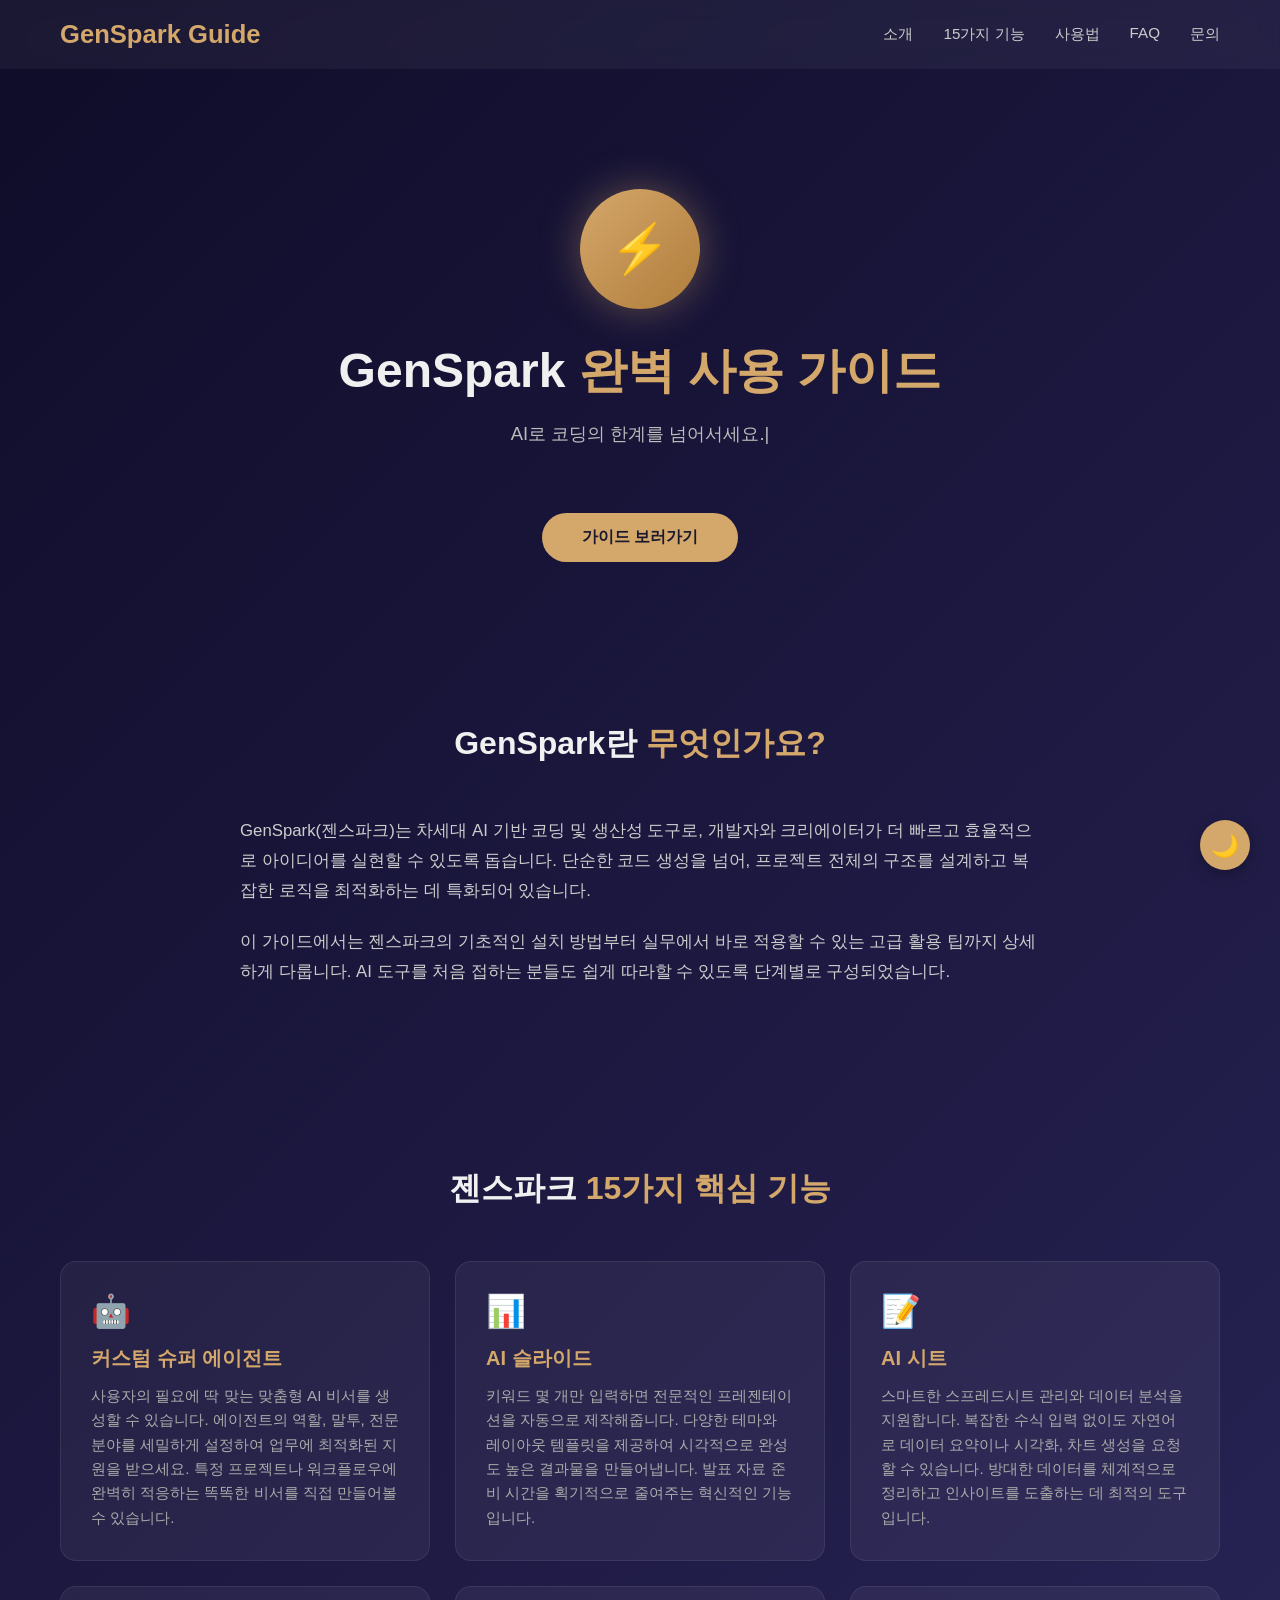
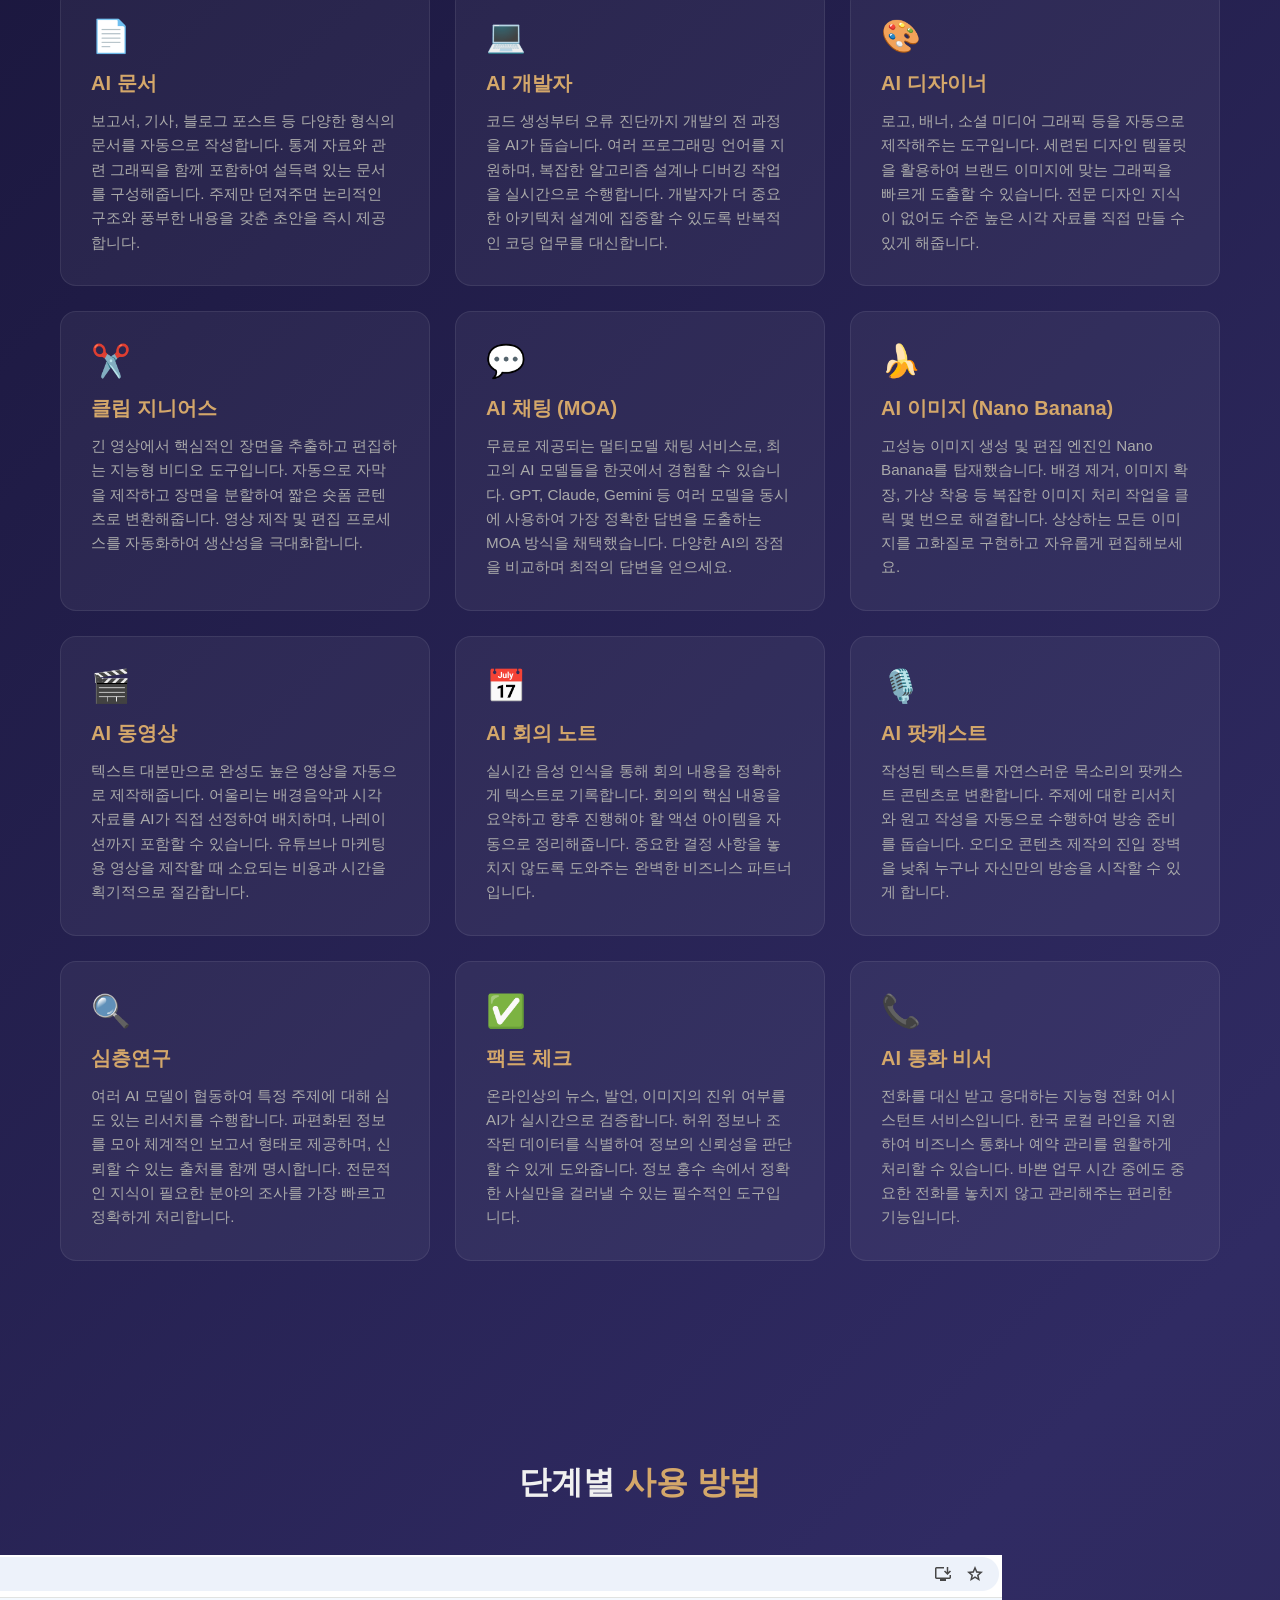
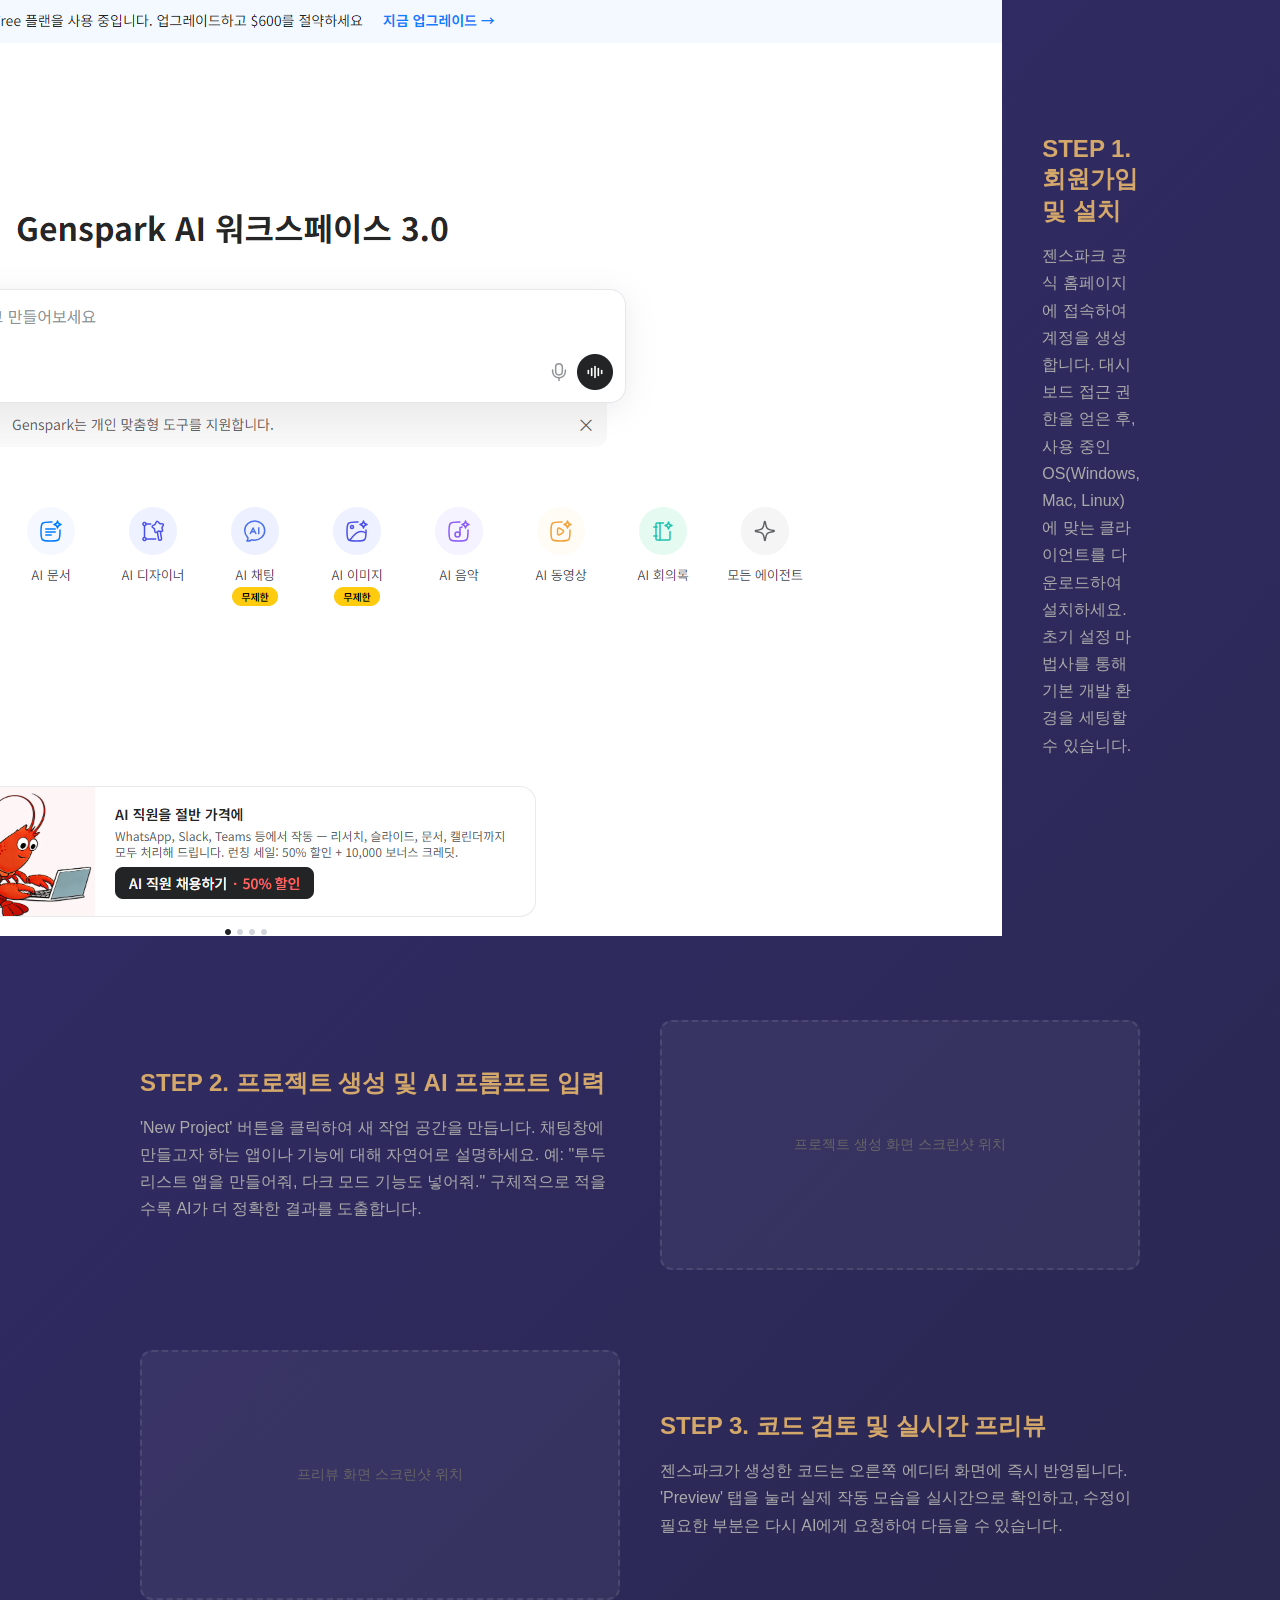
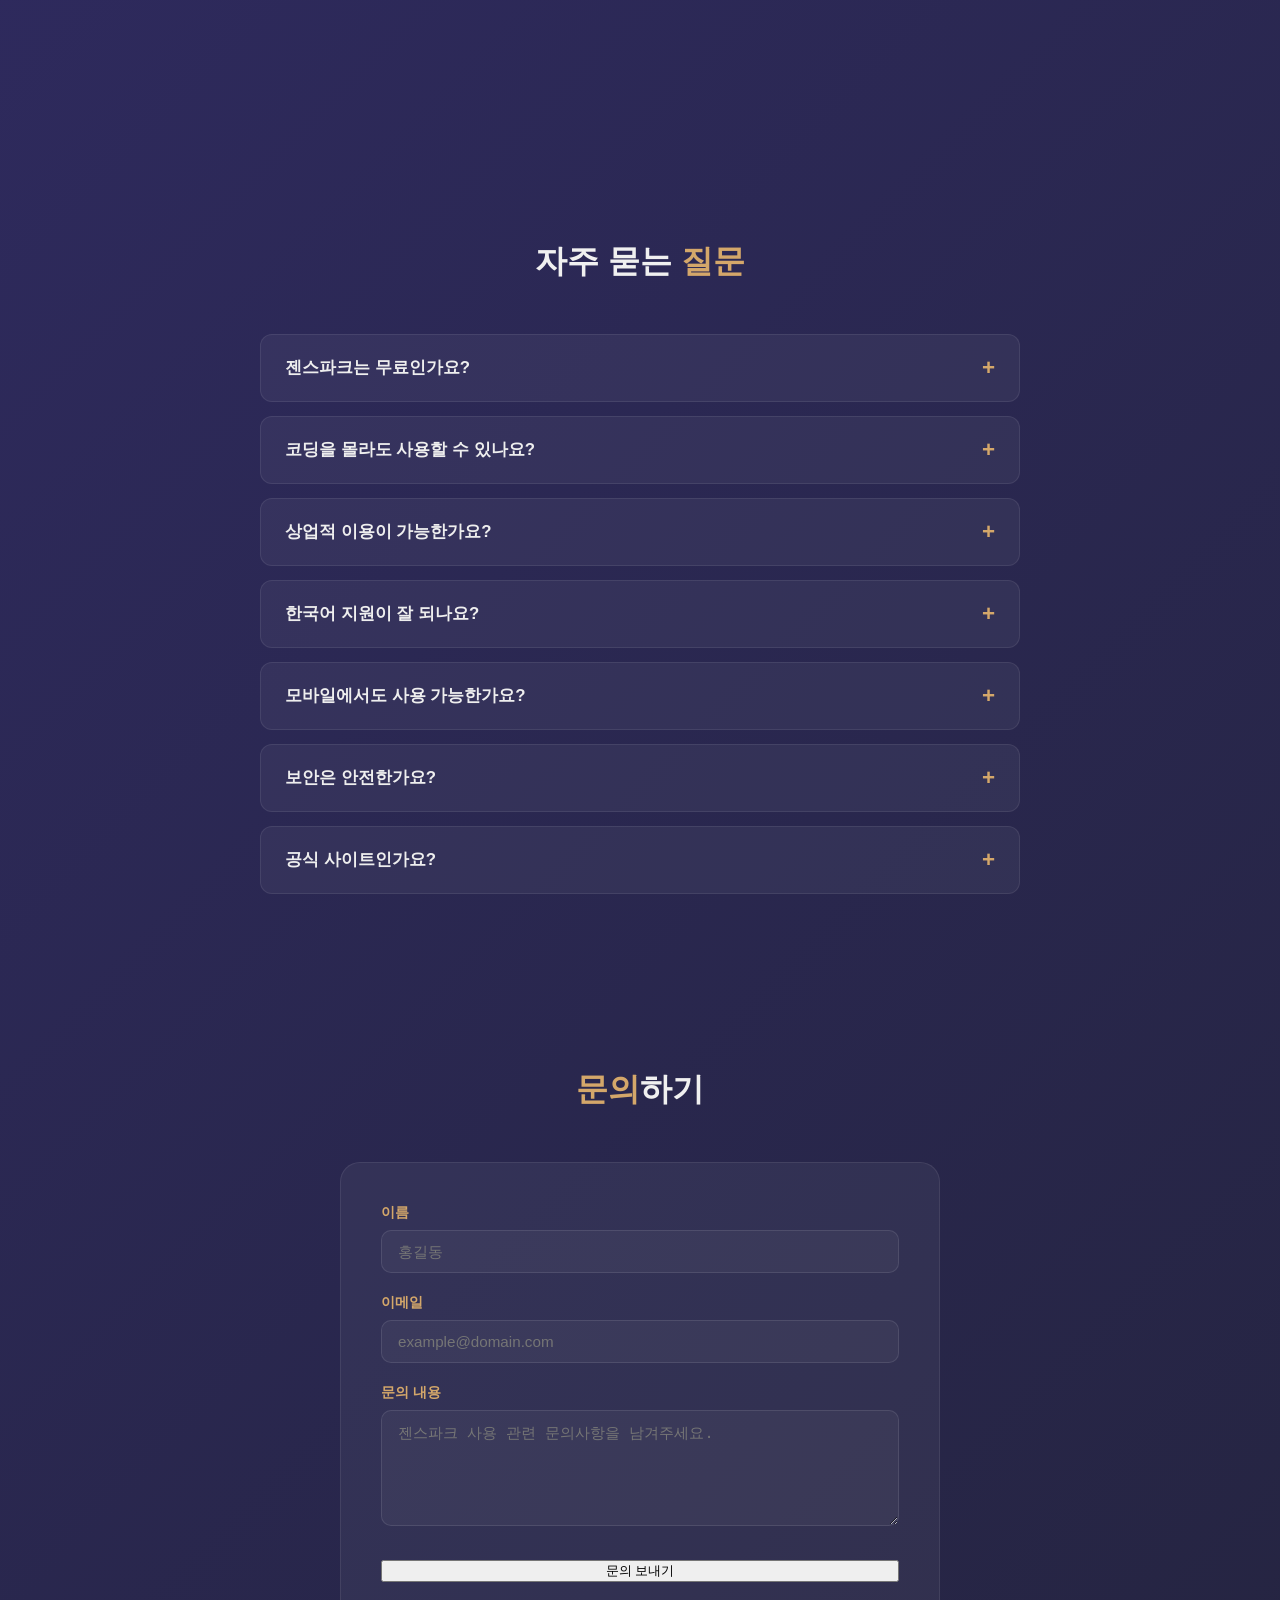
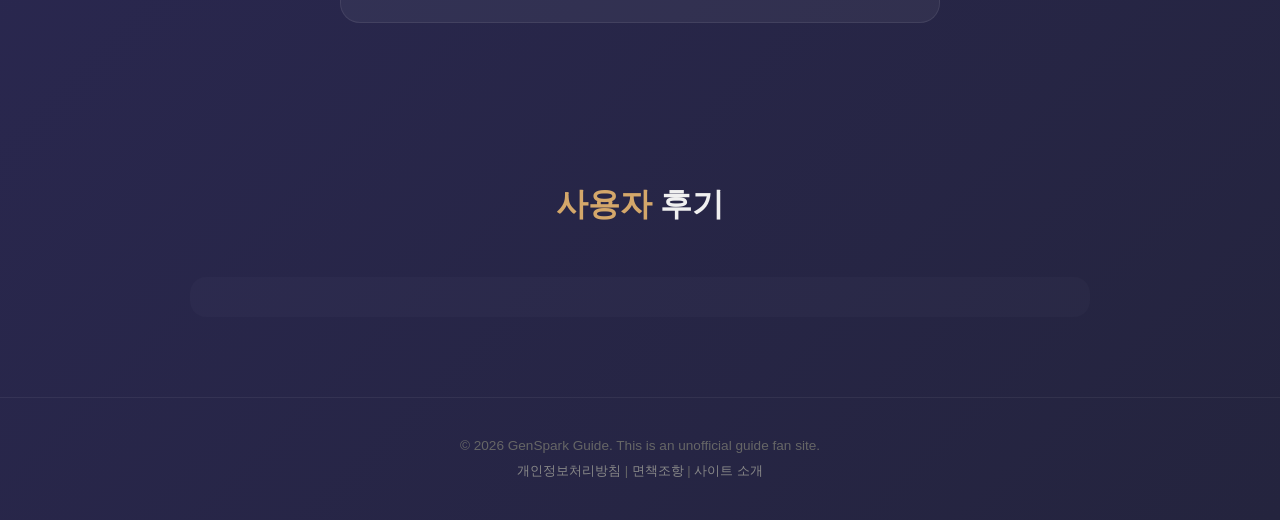
<file: index.html>
<!DOCTYPE html>
<html lang="ko">
<head>
    <meta charset="UTF-8">
    <meta name="viewport" content="width=device-width, initial-scale=1.0">
    <meta name="google-site-verification" content="H6uBKla8Kfr_dGprYg4VLeL7IQds27chK4V5uRdb74I" />
    <meta name="description" content="GenSpark 사용법 완벽 가이드. 설치부터 15가지 핵심 기능 활용까지, 젠스파크를 100% 활용하는 방법을 알아보세요.">
    <title>GenSpark 가이드 - 젠스파크 사용법의 모든 것</title>
    <link rel="stylesheet" href="style.css">
    <script async src="https://pagead2.googlesyndication.com/pagead/js/adsbygoogle.js?client=ca-pub-8514810342316349"
     crossorigin="anonymous"></script>
</head>
<body>

<!-- 네비게이션 -->
<nav id="navbar">
    <div class="logo" onclick="scrollToTop()">GenSpark Guide</div>
    <button class="hamburger" id="hamburger" aria-label="메뉴 열기">
        <span></span><span></span><span></span>
    </button>
    <ul id="navMenu">
        <li><a href="#intro" class="nav-link">소개</a></li>
        <li><a href="#features-15" class="nav-link">15가지 기능</a></li>
        <li><a href="#guide" class="nav-link">사용법</a></li>
        <li><a href="#faq" class="nav-link">FAQ</a></li>
        <li><a href="#contact" class="nav-link">문의</a></li>
    </ul>
</nav>

<!-- 히어로 -->
<section class="hero" id="hero">
    <div class="hero-icon">⚡</div>
    <h1>GenSpark <span>완벽 사용 가이드</span></h1>
    <div class="typing-text" id="typingText"></div>
    <a class="btn" href="#guide">가이드 보러가기</a>
</section>

<!-- 소개 -->
<section id="intro">
    <div class="fade-in">
        <h2 class="section-title">GenSpark란 <span>무엇인가요?</span></h2>
        <div class="content-block">
            <p>
                GenSpark(젠스파크)는 차세대 AI 기반 코딩 및 생산성 도구로, 개발자와 크리에이터가 더 빠르고 효율적으로 아이디어를 실현할 수 있도록 돕습니다. 
                단순한 코드 생성을 넘어, 프로젝트 전체의 구조를 설계하고 복잡한 로직을 최적화하는 데 특화되어 있습니다.
            </p>
            <p>
                이 가이드에서는 젠스파크의 기초적인 설치 방법부터 실무에서 바로 적용할 수 있는 고급 활용 팁까지 상세하게 다룹니다. 
                AI 도구를 처음 접하는 분들도 쉽게 따라할 수 있도록 단계별로 구성되었습니다.
            </p>
        </div>
    </div>
</section>

<!-- 15가지 핵심 기능 (카드 레이아웃) -->
<section id="features-15">
    <h2 class="section-title fade-in">젠스파크 <span>15가지 핵심 기능</span></h2>
    <div class="features-grid">
        <!-- 1 -->
        <div class="card fade-in">
            <div class="icon">🤖</div>
            <h3>커스텀 슈퍼 에이전트</h3>
            <p>사용자의 필요에 딱 맞는 맞춤형 AI 비서를 생성할 수 있습니다. 에이전트의 역할, 말투, 전문 분야를 세밀하게 설정하여 업무에 최적화된 지원을 받으세요. 특정 프로젝트나 워크플로우에 완벽히 적응하는 똑똑한 비서를 직접 만들어볼 수 있습니다.</p>
        </div>
        <!-- 2 -->
        <div class="card fade-in">
            <div class="icon">📊</div>
            <h3>AI 슬라이드</h3>
            <p>키워드 몇 개만 입력하면 전문적인 프레젠테이션을 자동으로 제작해줍니다. 다양한 테마와 레이아웃 템플릿을 제공하여 시각적으로 완성도 높은 결과물을 만들어냅니다. 발표 자료 준비 시간을 획기적으로 줄여주는 혁신적인 기능입니다.</p>
        </div>
        <!-- 3 -->
        <div class="card fade-in">
            <div class="icon">📝</div>
            <h3>AI 시트</h3>
            <p>스마트한 스프레드시트 관리와 데이터 분석을 지원합니다. 복잡한 수식 입력 없이도 자연어로 데이터 요약이나 시각화, 차트 생성을 요청할 수 있습니다. 방대한 데이터를 체계적으로 정리하고 인사이트를 도출하는 데 최적의 도구입니다.</p>
        </div>
        <!-- 4 -->
        <div class="card fade-in">
            <div class="icon">📄</div>
            <h3>AI 문서</h3>
            <p>보고서, 기사, 블로그 포스트 등 다양한 형식의 문서를 자동으로 작성합니다. 통계 자료와 관련 그래픽을 함께 포함하여 설득력 있는 문서를 구성해줍니다. 주제만 던져주면 논리적인 구조와 풍부한 내용을 갖춘 초안을 즉시 제공합니다.</p>
        </div>
        <!-- 5 -->
        <div class="card fade-in">
            <div class="icon">💻</div>
            <h3>AI 개발자</h3>
            <p>코드 생성부터 오류 진단까지 개발의 전 과정을 AI가 돕습니다. 여러 프로그래밍 언어를 지원하며, 복잡한 알고리즘 설계나 디버깅 작업을 실시간으로 수행합니다. 개발자가 더 중요한 아키텍처 설계에 집중할 수 있도록 반복적인 코딩 업무를 대신합니다.</p>
        </div>
        <!-- 6 -->
        <div class="card fade-in">
            <div class="icon">🎨</div>
            <h3>AI 디자이너</h3>
            <p>로고, 배너, 소셜 미디어 그래픽 등을 자동으로 제작해주는 도구입니다. 세련된 디자인 템플릿을 활용하여 브랜드 이미지에 맞는 그래픽을 빠르게 도출할 수 있습니다. 전문 디자인 지식이 없어도 수준 높은 시각 자료를 직접 만들 수 있게 해줍니다.</p>
        </div>
        <!-- 7 -->
        <div class="card fade-in">
            <div class="icon">✂️</div>
            <h3>클립 지니어스</h3>
            <p>긴 영상에서 핵심적인 장면을 추출하고 편집하는 지능형 비디오 도구입니다. 자동으로 자막을 제작하고 장면을 분할하여 짧은 숏폼 콘텐츠로 변환해줍니다. 영상 제작 및 편집 프로세스를 자동화하여 생산성을 극대화합니다.</p>
        </div>
        <!-- 8 -->
        <div class="card fade-in">
            <div class="icon">💬</div>
            <h3>AI 채팅 (MOA)</h3>
            <p>무료로 제공되는 멀티모델 채팅 서비스로, 최고의 AI 모델들을 한곳에서 경험할 수 있습니다. GPT, Claude, Gemini 등 여러 모델을 동시에 사용하여 가장 정확한 답변을 도출하는 MOA 방식을 채택했습니다. 다양한 AI의 장점을 비교하며 최적의 답변을 얻으세요.</p>
        </div>
        <!-- 9 -->
        <div class="card fade-in">
            <div class="icon">🍌</div>
            <h3>AI 이미지 (Nano Banana)</h3>
            <p>고성능 이미지 생성 및 편집 엔진인 Nano Banana를 탑재했습니다. 배경 제거, 이미지 확장, 가상 착용 등 복잡한 이미지 처리 작업을 클릭 몇 번으로 해결합니다. 상상하는 모든 이미지를 고화질로 구현하고 자유롭게 편집해보세요.</p>
        </div>
        <!-- 10 -->
        <div class="card fade-in">
            <div class="icon">🎬</div>
            <h3>AI 동영상</h3>
            <p>텍스트 대본만으로 완성도 높은 영상을 자동으로 제작해줍니다. 어울리는 배경음악과 시각 자료를 AI가 직접 선정하여 배치하며, 나레이션까지 포함할 수 있습니다. 유튜브나 마케팅용 영상을 제작할 때 소요되는 비용과 시간을 획기적으로 절감합니다.</p>
        </div>
        <!-- 11 -->
        <div class="card fade-in">
            <div class="icon">📅</div>
            <h3>AI 회의 노트</h3>
            <p>실시간 음성 인식을 통해 회의 내용을 정확하게 텍스트로 기록합니다. 회의의 핵심 내용을 요약하고 향후 진행해야 할 액션 아이템을 자동으로 정리해줍니다. 중요한 결정 사항을 놓치지 않도록 도와주는 완벽한 비즈니스 파트너입니다.</p>
        </div>
        <!-- 12 -->
        <div class="card fade-in">
            <div class="icon">🎙️</div>
            <h3>AI 팟캐스트</h3>
            <p>작성된 텍스트를 자연스러운 목소리의 팟캐스트 콘텐츠로 변환합니다. 주제에 대한 리서치와 원고 작성을 자동으로 수행하여 방송 준비를 돕습니다. 오디오 콘텐츠 제작의 진입 장벽을 낮춰 누구나 자신만의 방송을 시작할 수 있게 합니다.</p>
        </div>
        <!-- 13 -->
        <div class="card fade-in">
            <div class="icon">🔍</div>
            <h3>심층연구</h3>
            <p>여러 AI 모델이 협동하여 특정 주제에 대해 심도 있는 리서치를 수행합니다. 파편화된 정보를 모아 체계적인 보고서 형태로 제공하며, 신뢰할 수 있는 출처를 함께 명시합니다. 전문적인 지식이 필요한 분야의 조사를 가장 빠르고 정확하게 처리합니다.</p>
        </div>
        <!-- 14 -->
        <div class="card fade-in">
            <div class="icon">✅</div>
            <h3>팩트 체크</h3>
            <p>온라인상의 뉴스, 발언, 이미지의 진위 여부를 AI가 실시간으로 검증합니다. 허위 정보나 조작된 데이터를 식별하여 정보의 신뢰성을 판단할 수 있게 도와줍니다. 정보 홍수 속에서 정확한 사실만을 걸러낼 수 있는 필수적인 도구입니다.</p>
        </div>
        <!-- 15 -->
        <div class="card fade-in">
            <div class="icon">📞</div>
            <h3>AI 통화 비서</h3>
            <p>전화를 대신 받고 응대하는 지능형 전화 어시스턴트 서비스입니다. 한국 로컬 라인을 지원하여 비즈니스 통화나 예약 관리를 원활하게 처리할 수 있습니다. 바쁜 업무 시간 중에도 중요한 전화를 놓치지 않고 관리해주는 편리한 기능입니다.</p>
        </div>
    </div>
</section>

<!-- 사용법 가이드 -->
<section id="guide">
    <h2 class="section-title fade-in">단계별 <span>사용 방법</span></h2>
    
    <div class="guide-step fade-in">
        <div class="step-text">
            <h3>STEP 1. 회원가입 및 설치</h3>
            <p>
                젠스파크 공식 홈페이지에 접속하여 계정을 생성합니다. 대시보드 접근 권한을 얻은 후, 
                사용 중인 OS(Windows, Mac, Linux)에 맞는 클라이언트를 다운로드하여 설치하세요.
                초기 설정 마법사를 통해 기본 개발 환경을 세팅할 수 있습니다.
            </p>
        </div>
        <div class="step-image">
            <img src="images/설치1.png" alt="젠스파크 설치" class="guide-img">
        </div>
    </div>

    <div class="guide-step fade-in">
        <div class="step-text">
            <h3>STEP 2. 프로젝트 생성 및 AI 프롬프트 입력</h3>
            <p>
                'New Project' 버튼을 클릭하여 새 작업 공간을 만듭니다. 채팅창에 만들고자 하는 앱이나 기능에 대해 
                자연어로 설명하세요. 예: "투두 리스트 앱을 만들어줘, 다크 모드 기능도 넣어줘."
                구체적으로 적을수록 AI가 더 정확한 결과를 도출합니다.
            </p>
        </div>
        <div class="step-image">
            <div class="placeholder-img">프로젝트 생성 화면 스크린샷 위치</div>
        </div>
    </div>

    <div class="guide-step fade-in">
        <div class="step-text">
            <h3>STEP 3. 코드 검토 및 실시간 프리뷰</h3>
            <p>
                젠스파크가 생성한 코드는 오른쪽 에디터 화면에 즉시 반영됩니다. 
                'Preview' 탭을 눌러 실제 작동 모습을 실시간으로 확인하고, 수정이 필요한 부분은 
                다시 AI에게 요청하여 다듬을 수 있습니다.
            </p>
        </div>
        <div class="step-image">
            <div class="placeholder-img">프리뷰 화면 스크린샷 위치</div>
        </div>
    </div>
</section>

<!-- FAQ (7개로 보강) -->
<section id="faq">
    <h2 class="section-title fade-in">자주 묻는 <span>질문</span></h2>
    <div class="faq fade-in">
        <div class="faq-item">
            <div class="faq-question"><span>젠스파크는 무료인가요?</span><span class="arrow">+</span></div>
            <div class="faq-answer">기본적인 기능은 무료로 제공되며, 고급 기능과 더 빠른 처리를 위한 유료 플랜이 별도로 존재합니다.</div>
        </div>
        <div class="faq-item">
            <div class="faq-question"><span>코딩을 몰라도 사용할 수 있나요?</span><span class="arrow">+</span></div>
            <div class="faq-answer">네, 가능합니다. 자연어로 명령을 내리면 AI가 코드를 작성해주므로 비전공자도 앱을 만들 수 있습니다.</div>
        </div>
        <div class="faq-item">
            <div class="faq-question"><span>상업적 이용이 가능한가요?</span><span class="arrow">+</span></div>
            <div class="faq-answer">생성된 결과물의 저작권 정책은 사용 중인 플랜에 따라 다를 수 있으므로 약관을 확인해야 합니다.</div>
        </div>
        <div class="faq-item">
            <div class="faq-question"><span>한국어 지원이 잘 되나요?</span><span class="arrow">+</span></div>
            <div class="faq-answer">네, 젠스파크는 한국어를 완벽하게 지원하며 한국 로컬 서비스(통화 비서 등) 기능도 제공하고 있습니다.</div>
        </div>
        <div class="faq-item">
            <div class="faq-question"><span>모바일에서도 사용 가능한가요?</span><span class="arrow">+</span></div>
            <div class="faq-answer">웹 기반 서비스이므로 모바일 브라우저에서도 접속하여 채팅 및 일부 기능을 이용할 수 있습니다.</div>
        </div>
        <div class="faq-item">
            <div class="faq-question"><span>보안은 안전한가요?</span><span class="arrow">+</span></div>
            <div class="faq-answer">기업용 플랜의 경우 강력한 데이터 보안 및 프라이버시 보호 기능을 제공하여 안전하게 이용 가능합니다.</div>
        </div>
        <div class="faq-item">
            <div class="faq-question"><span>공식 사이트인가요?</span><span class="arrow">+</span></div>
            <div class="faq-answer">아니요, 본 사이트는 젠스파크 사용자를 위한 비공식 팬 가이드 사이트입니다.</div>
        </div>
    </div>
</section>

<!-- 제휴/문의 폼 -->
<section id="contact">
    <div class="fade-in">
        <h2 class="section-title"><span>문의</span>하기</h2>
        <div class="contact-wrap">
            <form action="https://formspree.io/f/mvzwypvo" method="POST" id="contactForm">
                <div class="form-group">
                    <label for="name">이름</label>
                    <input type="text" name="name" id="name" placeholder="홍길동" required>
                </div>
                <div class="form-group">
                    <label for="email">이메일</label>
                    <input type="email" name="_replyto" id="email" placeholder="example@domain.com" required>
                </div>
                <div class="form-group">
                    <label for="message">문의 내용</label>
                    <textarea name="message" id="message" rows="5" placeholder="젠스파크 사용 관련 문의사항을 남겨주세요." required></textarea>
                </div>
                <button type="submit" class="btn submit-btn">문의 보내기</button>
            </form>
        </div>
    </div>
</section>

<!-- 댓글 섹션 -->
<section id="comments">
    <div class="fade-in">
        <h2 class="section-title"><span>사용자</span> 후기</h2>
        <div id="disqus_thread"></div>
        <script>
            (function() { 
            var d = document, s = d.createElement('script');
            s.src = 'https://creat-code1.disqus.com/embed.js';
            s.setAttribute('data-timestamp', +new Date());
            (d.head || d.body).appendChild(s);
            })();
        </script>
        <noscript>Please enable JavaScript to view the <a href="https://disqus.com/?ref_noscript">comments powered by Disqus.</a></noscript>
    </div>
</section>

<!-- 푸터 -->
<footer>
    <p>&copy; 2026 GenSpark Guide. This is an unofficial guide fan site.</p>
    <div style="margin-top: 10px; font-size: 0.8rem;">
        <a href="privacy.html" style="color: #888; text-decoration: none;">개인정보처리방침</a> | 
        <a href="disclaimer.html" style="color: #888; text-decoration: none;">면책조항</a> | 
        <a href="about.html" style="color: #888; text-decoration: none;">사이트 소개</a>
    </div>
</footer>

<!-- 맨 위로 버튼 -->
<button class="scroll-top" id="scrollTopBtn" aria-label="맨 위로">↑</button>

<!-- 다크/라이트 토글 -->
<button class="theme-toggle" id="themeToggle" aria-label="테마 전환">🌙</button>

<script src="main.js"></script>
</body>
</html>
</file>
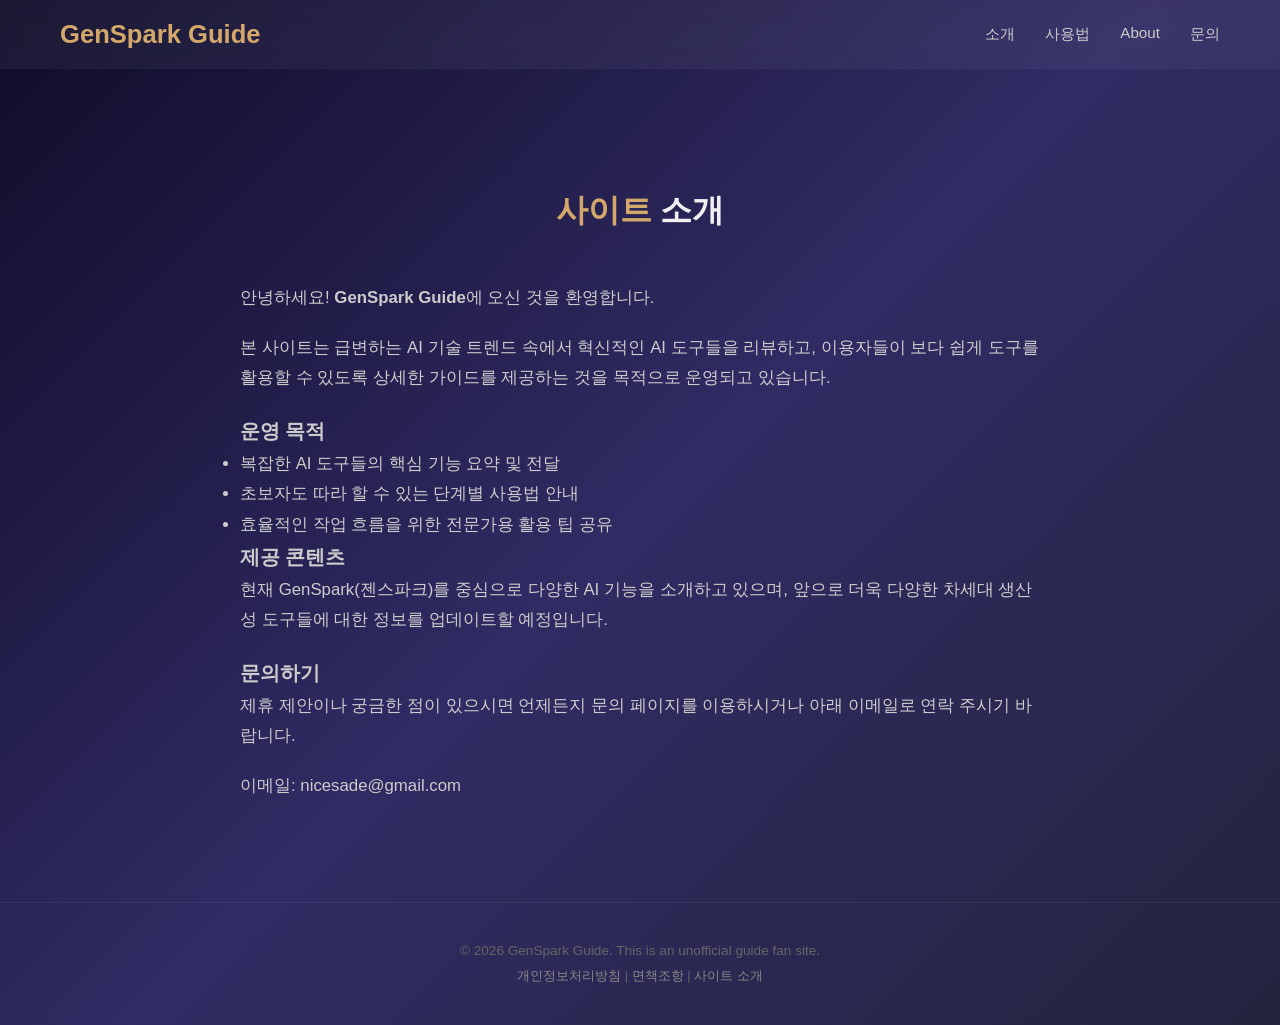
<file: about.html>
<!DOCTYPE html>
<html lang="ko">
<head>
    <meta charset="UTF-8">
    <meta name="viewport" content="width=device-width, initial-scale=1.0">
    <title>사이트 소개 - GenSpark Guide</title>
    <link rel="stylesheet" href="style.css">
    <script async src="https://pagead2.googlesyndication.com/pagead/js/adsbygoogle.js?client=ca-pub-8514810342316349"
     crossorigin="anonymous"></script>
</head>
<body>
    <nav id="navbar">
        <div class="logo" onclick="location.href='index.html'">GenSpark Guide</div>
        <ul id="navMenu">
            <li><a href="index.html#intro" class="nav-link">소개</a></li>
            <li><a href="index.html#guide" class="nav-link">사용법</a></li>
            <li><a href="about.html" class="nav-link">About</a></li>
            <li><a href="index.html#contact" class="nav-link">문의</a></li>
        </ul>
    </nav>

    <section class="sub-page">
        <div class="fade-in">
            <h2 class="section-title"><span>사이트</span> 소개</h2>
            <div class="content-block">
                <p>안녕하세요! <strong>GenSpark Guide</strong>에 오신 것을 환영합니다.</p>
                <p>본 사이트는 급변하는 AI 기술 트렌드 속에서 혁신적인 AI 도구들을 리뷰하고, 이용자들이 보다 쉽게 도구를 활용할 수 있도록 상세한 가이드를 제공하는 것을 목적으로 운영되고 있습니다.</p>
                
                <h3>운영 목적</h3>
                <ul>
                    <li>복잡한 AI 도구들의 핵심 기능 요약 및 전달</li>
                    <li>초보자도 따라 할 수 있는 단계별 사용법 안내</li>
                    <li>효율적인 작업 흐름을 위한 전문가용 활용 팁 공유</li>
                </ul>

                <h3>제공 콘텐츠</h3>
                <p>현재 GenSpark(젠스파크)를 중심으로 다양한 AI 기능을 소개하고 있으며, 앞으로 더욱 다양한 차세대 생산성 도구들에 대한 정보를 업데이트할 예정입니다.</p>

                <h3>문의하기</h3>
                <p>제휴 제안이나 궁금한 점이 있으시면 언제든지 문의 페이지를 이용하시거나 아래 이메일로 연락 주시기 바랍니다.</p>
                <p>이메일: nicesade@gmail.com</p>
            </div>
        </div>
    </section>

    <footer>
        <p>&copy; 2026 GenSpark Guide. This is an unofficial guide fan site.</p>
        <div style="margin-top: 10px; font-size: 0.8rem;">
            <a href="privacy.html" style="color: #888; text-decoration: none;">개인정보처리방침</a> | 
            <a href="disclaimer.html" style="color: #888; text-decoration: none;">면책조항</a> | 
            <a href="about.html" style="color: #888; text-decoration: none;">사이트 소개</a>
        </div>
    </footer>
    <script src="main.js"></script>
</body>
</html>
</file>
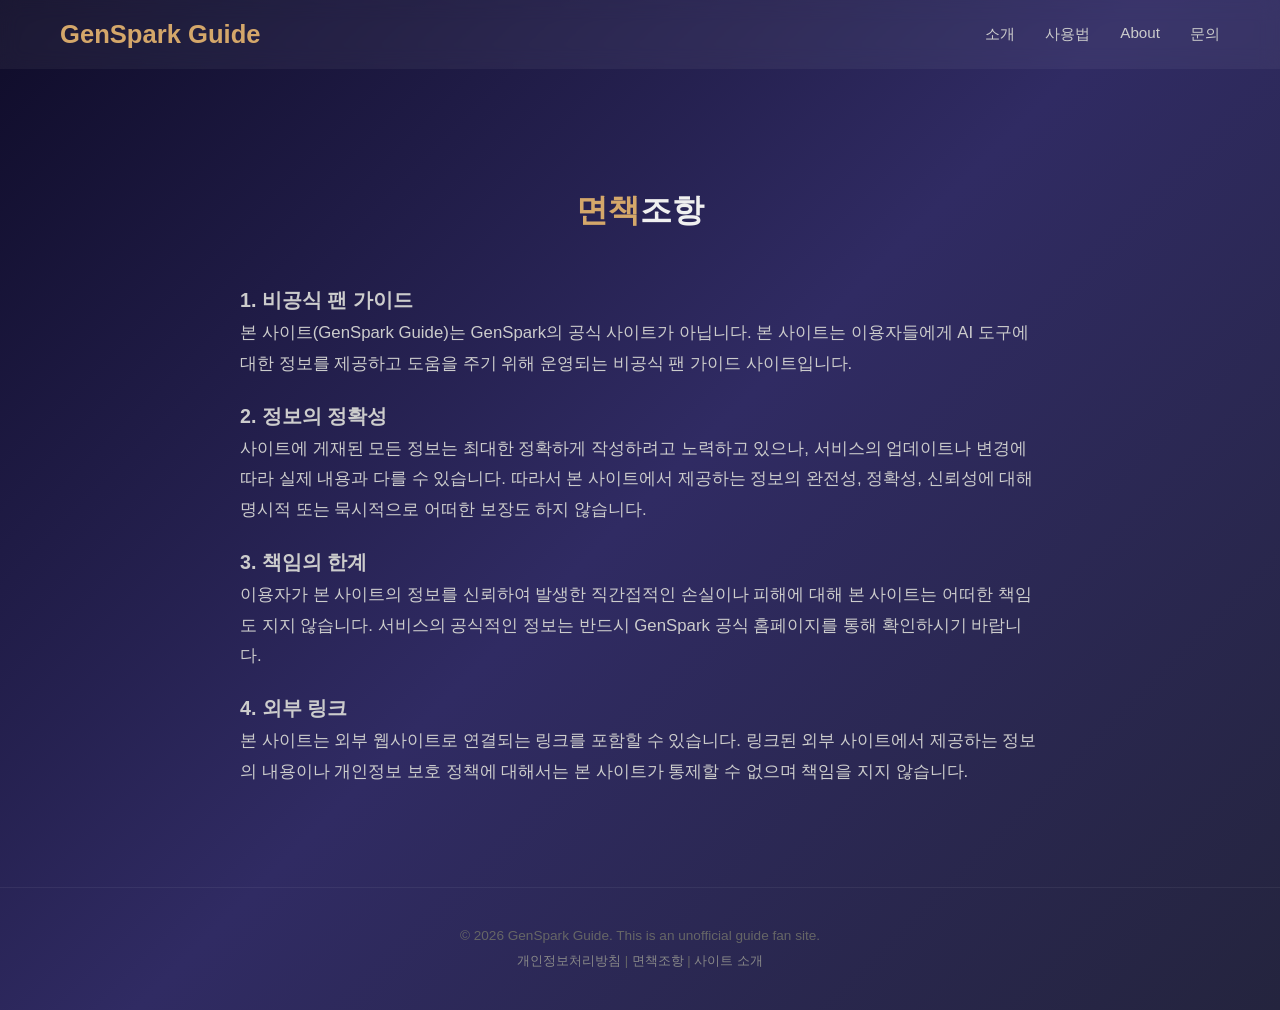
<file: disclaimer.html>
<!DOCTYPE html>
<html lang="ko">
<head>
    <meta charset="UTF-8">
    <meta name="viewport" content="width=device-width, initial-scale=1.0">
    <title>면책조항 - GenSpark Guide</title>
    <link rel="stylesheet" href="style.css">
    <script async src="https://pagead2.googlesyndication.com/pagead/js/adsbygoogle.js?client=ca-pub-8514810342316349"
     crossorigin="anonymous"></script>
</head>
<body>
    <nav id="navbar">
        <div class="logo" onclick="location.href='index.html'">GenSpark Guide</div>
        <ul id="navMenu">
            <li><a href="index.html#intro" class="nav-link">소개</a></li>
            <li><a href="index.html#guide" class="nav-link">사용법</a></li>
            <li><a href="about.html" class="nav-link">About</a></li>
            <li><a href="index.html#contact" class="nav-link">문의</a></li>
        </ul>
    </nav>

    <section class="sub-page">
        <div class="fade-in">
            <h2 class="section-title"><span>면책</span>조항</h2>
            <div class="content-block">
                <h3>1. 비공식 팬 가이드</h3>
                <p>본 사이트(GenSpark Guide)는 GenSpark의 공식 사이트가 아닙니다. 본 사이트는 이용자들에게 AI 도구에 대한 정보를 제공하고 도움을 주기 위해 운영되는 비공식 팬 가이드 사이트입니다.</p>
                
                <h3>2. 정보의 정확성</h3>
                <p>사이트에 게재된 모든 정보는 최대한 정확하게 작성하려고 노력하고 있으나, 서비스의 업데이트나 변경에 따라 실제 내용과 다를 수 있습니다. 따라서 본 사이트에서 제공하는 정보의 완전성, 정확성, 신뢰성에 대해 명시적 또는 묵시적으로 어떠한 보장도 하지 않습니다.</p>

                <h3>3. 책임의 한계</h3>
                <p>이용자가 본 사이트의 정보를 신뢰하여 발생한 직간접적인 손실이나 피해에 대해 본 사이트는 어떠한 책임도 지지 않습니다. 서비스의 공식적인 정보는 반드시 GenSpark 공식 홈페이지를 통해 확인하시기 바랍니다.</p>

                <h3>4. 외부 링크</h3>
                <p>본 사이트는 외부 웹사이트로 연결되는 링크를 포함할 수 있습니다. 링크된 외부 사이트에서 제공하는 정보의 내용이나 개인정보 보호 정책에 대해서는 본 사이트가 통제할 수 없으며 책임을 지지 않습니다.</p>
            </div>
        </div>
    </section>

    <footer>
        <p>&copy; 2026 GenSpark Guide. This is an unofficial guide fan site.</p>
        <div style="margin-top: 10px; font-size: 0.8rem;">
            <a href="privacy.html" style="color: #888; text-decoration: none;">개인정보처리방침</a> | 
            <a href="disclaimer.html" style="color: #888; text-decoration: none;">면책조항</a> | 
            <a href="about.html" style="color: #888; text-decoration: none;">사이트 소개</a>
        </div>
    </footer>
    <script src="main.js"></script>
</body>
</html>
</file>
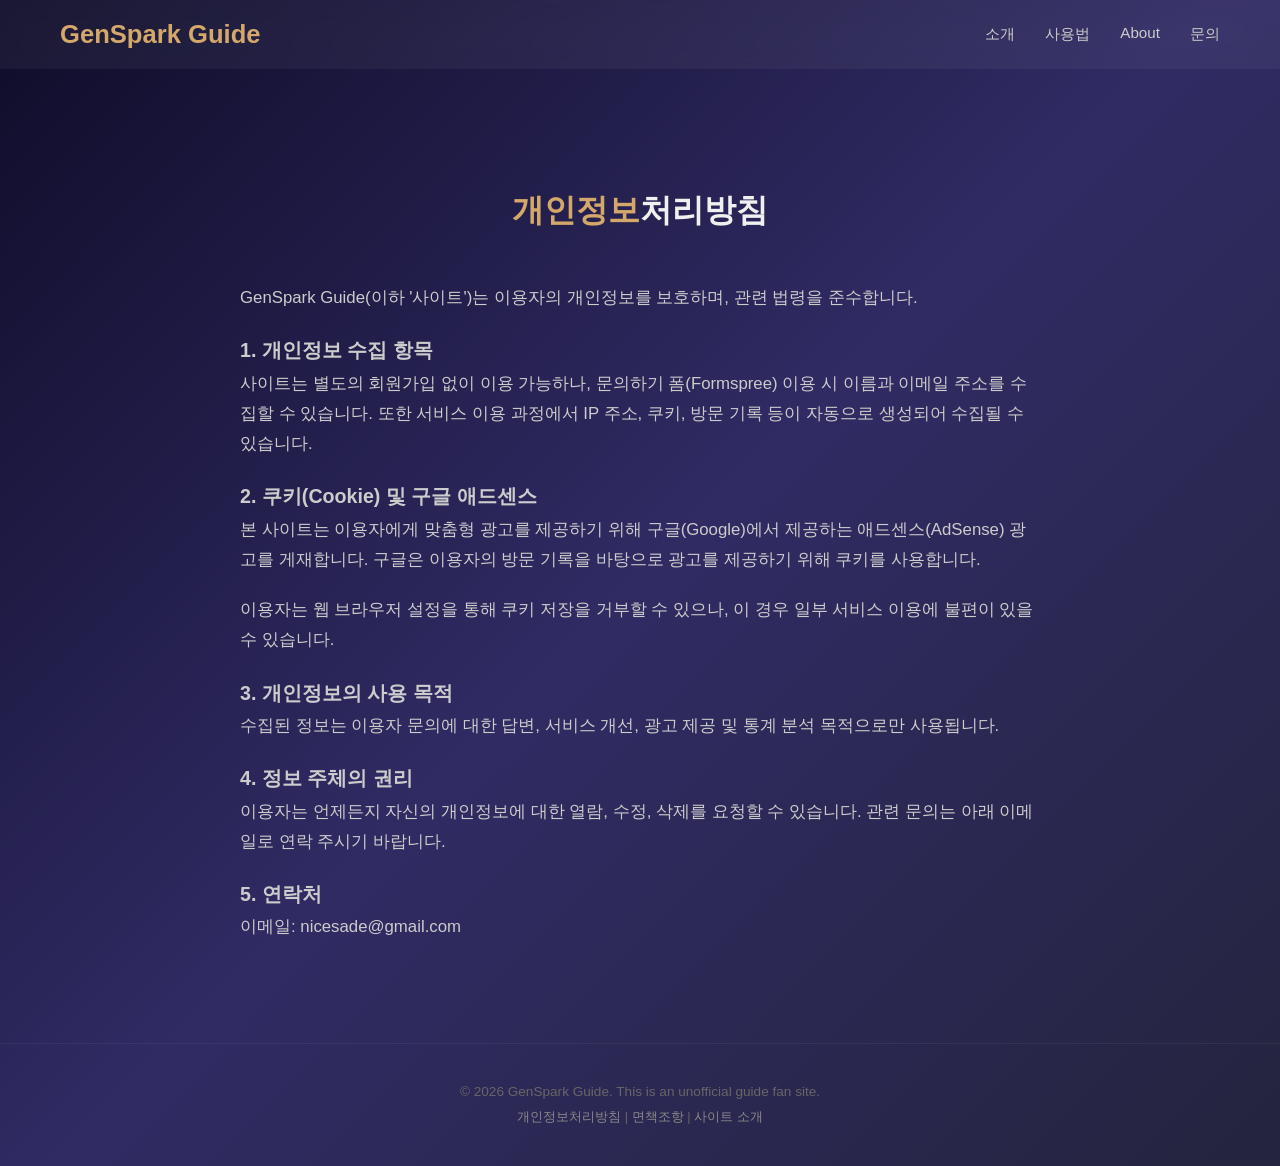
<file: privacy.html>
<!DOCTYPE html>
<html lang="ko">
<head>
    <meta charset="UTF-8">
    <meta name="viewport" content="width=device-width, initial-scale=1.0">
    <title>개인정보처리방침 - GenSpark Guide</title>
    <link rel="stylesheet" href="style.css">
    <script async src="https://pagead2.googlesyndication.com/pagead/js/adsbygoogle.js?client=ca-pub-8514810342316349"
     crossorigin="anonymous"></script>
</head>
<body>
    <nav id="navbar">
        <div class="logo" onclick="location.href='index.html'">GenSpark Guide</div>
        <ul id="navMenu">
            <li><a href="index.html#intro" class="nav-link">소개</a></li>
            <li><a href="index.html#guide" class="nav-link">사용법</a></li>
            <li><a href="about.html" class="nav-link">About</a></li>
            <li><a href="index.html#contact" class="nav-link">문의</a></li>
        </ul>
    </nav>

    <section class="sub-page">
        <div class="fade-in">
            <h2 class="section-title"><span>개인정보</span>처리방침</h2>
            <div class="content-block">
                <p>GenSpark Guide(이하 '사이트')는 이용자의 개인정보를 보호하며, 관련 법령을 준수합니다.</p>
                
                <h3>1. 개인정보 수집 항목</h3>
                <p>사이트는 별도의 회원가입 없이 이용 가능하나, 문의하기 폼(Formspree) 이용 시 이름과 이메일 주소를 수집할 수 있습니다. 또한 서비스 이용 과정에서 IP 주소, 쿠키, 방문 기록 등이 자동으로 생성되어 수집될 수 있습니다.</p>

                <h3>2. 쿠키(Cookie) 및 구글 애드센스</h3>
                <p>본 사이트는 이용자에게 맞춤형 광고를 제공하기 위해 구글(Google)에서 제공하는 애드센스(AdSense) 광고를 게재합니다. 구글은 이용자의 방문 기록을 바탕으로 광고를 제공하기 위해 쿠키를 사용합니다.</p>
                <p>이용자는 웹 브라우저 설정을 통해 쿠키 저장을 거부할 수 있으나, 이 경우 일부 서비스 이용에 불편이 있을 수 있습니다.</p>

                <h3>3. 개인정보의 사용 목적</h3>
                <p>수집된 정보는 이용자 문의에 대한 답변, 서비스 개선, 광고 제공 및 통계 분석 목적으로만 사용됩니다.</p>

                <h3>4. 정보 주체의 권리</h3>
                <p>이용자는 언제든지 자신의 개인정보에 대한 열람, 수정, 삭제를 요청할 수 있습니다. 관련 문의는 아래 이메일로 연락 주시기 바랍니다.</p>

                <h3>5. 연락처</h3>
                <p>이메일: nicesade@gmail.com</p>
            </div>
        </div>
    </section>

    <footer>
        <p>&copy; 2026 GenSpark Guide. This is an unofficial guide fan site.</p>
        <div style="margin-top: 10px; font-size: 0.8rem;">
            <a href="privacy.html" style="color: #888; text-decoration: none;">개인정보처리방침</a> | 
            <a href="disclaimer.html" style="color: #888; text-decoration: none;">면책조항</a> | 
            <a href="about.html" style="color: #888; text-decoration: none;">사이트 소개</a>
        </div>
    </footer>
    <script src="main.js"></script>
</body>
</html>
</file>
<file: style.css>
/* ── 기본 리셋 & 글꼴 ── */
* { margin: 0; padding: 0; box-sizing: border-box; }
body {
    font-family: 'Segoe UI', Tahoma, Geneva, Verdana, sans-serif;
    background: linear-gradient(135deg, #0f0c29, #302b63, #24243e);
    color: #f0f0f0;
    min-height: 100vh;
    overflow-x: hidden;
}

/* ── 네비게이션 ── */
nav {
    display: flex; justify-content: space-between; align-items: center;
    padding: 20px 60px;
    background: rgba(255,255,255,0.05);
    backdrop-filter: blur(10px);
    position: sticky; top: 0; z-index: 100;
    transition: background 0.3s, box-shadow 0.3s;
}
nav.scrolled {
    background: rgba(15, 12, 41, 0.95);
    box-shadow: 0 4px 20px rgba(0,0,0,0.4);
}
nav .logo { font-size: 1.6rem; font-weight: 700; color: #d4a76a; cursor: pointer; }
nav ul { list-style: none; display: flex; gap: 30px; }
nav ul li a {
    text-decoration: none; color: #ccc; font-size: 0.95rem;
    transition: color 0.3s; position: relative;
}
nav ul li a::after {
    content: ''; position: absolute; bottom: -4px; left: 0;
    width: 0; height: 2px; background: #d4a76a; transition: width 0.3s;
}
nav ul li a:hover { color: #d4a76a; }
nav ul li a:hover::after { width: 100%; }
nav ul li a.active { color: #d4a76a; }
nav ul li a.active::after { width: 100%; }

/* 모바일 햄버거 */
.hamburger { display: none; flex-direction: column; gap: 5px; cursor: pointer; background: none; border: none; }
.hamburger span { display: block; width: 25px; height: 3px; background: #d4a76a; border-radius: 3px; transition: 0.3s; }
.hamburger.open span:nth-child(1) { transform: rotate(45deg) translate(5px, 6px); }
.hamburger.open span:nth-child(2) { opacity: 0; }
.hamburger.open span:nth-child(3) { transform: rotate(-45deg) translate(5px, -6px); }

/* ── 히어로 섹션 ── */
.hero {
    display: flex; flex-direction: column; align-items: center;
    justify-content: center; text-align: center;
    padding: 120px 20px 80px;
}
.hero-icon {
    width: 120px; height: 120px; border-radius: 50%;
    background: linear-gradient(135deg, #d4a76a, #b07d3b);
    display: flex; align-items: center; justify-content: center;
    font-size: 3rem; margin-bottom: 30px;
    box-shadow: 0 0 40px rgba(212,167,106,0.4);
    animation: float 3s ease-in-out infinite;
}
@keyframes float {
    0%,100% { transform: translateY(0); }
    50%     { transform: translateY(-12px); }
}
.hero h1 { font-size: 3rem; margin-bottom: 15px; }
.hero h1 span { color: #d4a76a; }

/* 타이핑 효과 */
.typing-text {
    font-size: 1.15rem; color: #bbb; max-width: 620px; line-height: 1.7;
    min-height: 60px;
}
.cursor { animation: blink 0.7s infinite; }
@keyframes blink { 0%,100%{ opacity:1; } 50%{ opacity:0; } }

.hero .btn {
    margin-top: 35px; padding: 14px 40px;
    background: #d4a76a; color: #1a1a2e; border: none; border-radius: 30px;
    font-size: 1rem; font-weight: 600; cursor: pointer;
    text-decoration: none; transition: transform 0.3s, box-shadow 0.3s;
}
.hero .btn:hover { transform: scale(1.05); box-shadow: 0 8px 25px rgba(212,167,106,0.5); }

/* ── 스크롤 애니메이션 (fade-in 제거/수정) ── */
.fade-in {
    opacity: 1; /* 처음부터 보이도록 수정 */
    transform: translateY(0); /* 이동 효과 제거 */
}

/* ── 소개 & 공통 섹션 ── */
section { padding: 80px 60px; }
.section-title { text-align: center; font-size: 2rem; margin-bottom: 50px; }
.section-title span { color: #d4a76a; }

/* ── 특징 카드 ── */
.features { display: grid; grid-template-columns: repeat(auto-fit,minmax(260px,1fr)); gap: 30px; max-width: 1100px; margin: 0 auto; }
.card {
    background: rgba(255,255,255,0.06); border: 1px solid rgba(255,255,255,0.08);
    border-radius: 16px; padding: 35px 28px; text-align: center;
    transition: transform 0.3s, border-color 0.3s;
}
.card:hover { transform: translateY(-8px); border-color: #d4a76a; }
.card .icon { font-size: 2.4rem; margin-bottom: 18px; }
.card h3 { font-size: 1.2rem; margin-bottom: 12px; color: #d4a76a; }
.card p { font-size: 0.92rem; color: #aaa; line-height: 1.6; }

/* ── 모델 비교 테이블 ── */
.table-wrap { max-width: 900px; margin: 0 auto; overflow-x: auto; }
table {
    width: 100%; border-collapse: collapse;
    background: rgba(255,255,255,0.04); border-radius: 12px; overflow: hidden;
}
th, td { padding: 16px 20px; text-align: center; }
th { background: rgba(212,167,106,0.15); color: #d4a76a; font-weight: 600; }
td { border-top: 1px solid rgba(255,255,255,0.06); color: #ccc; font-size: 0.92rem; }
tr:hover td { background: rgba(255,255,255,0.03); }

/* ── 회로 검증 AI 섹션 ── */
.circuit-wrap {
    max-width: 800px;
    margin: 0 auto;
    background: rgba(255,255,255,0.05);
    border: 2px solid rgba(212,167,106,0.2);
    border-radius: 24px;
    padding: 40px;
    text-align: center;
    box-shadow: 0 0 30px rgba(0,0,0,0.3);
}

#webcam-container {
    width: 100%;
    max-width: 400px;
    margin: 0 auto 30px;
    border-radius: 16px;
    overflow: hidden;
    background: #000;
    box-shadow: 0 0 20px rgba(212,167,106,0.3);
    border: 3px solid #d4a76a;
}

#webcam-container canvas {
    width: 100% !important;
    height: auto !important;
}

#label-container {
    display: flex;
    flex-direction: column;
    gap: 10px;
    margin-bottom: 30px;
}

.label-item {
    background: rgba(255,255,255,0.08);
    padding: 12px 20px;
    border-radius: 10px;
    display: flex;
    justify-content: space-between;
    align-items: center;
    transition: background 0.3s;
}

.label-item.high {
    background: rgba(212,167,106,0.2);
    border: 1px solid #d4a76a;
}

.label-name { font-weight: 600; color: #d4a76a; }
.label-prob { font-family: monospace; color: #eee; }

.lab-btn {
    background: linear-gradient(135deg, #d4a76a, #b07d3b);
    color: #1a1a2e;
    padding: 16px 50px;
    font-size: 1.1rem;
    font-weight: 700;
    letter-spacing: 1px;
}

/* 라이트 모드 대응 */
body.light .circuit-wrap { background: #fff; border-color: #ddd; box-shadow: 0 10px 30px rgba(0,0,0,0.05); }
body.light .label-item { background: #f5f5f5; }
body.light .label-prob { color: #333; }

/* ── 제휴 문의 섹션 ── */
.contact-wrap {
    max-width: 600px;
    margin: 0 auto;
    background: rgba(255,255,255,0.05);
    border: 1px solid rgba(255,255,255,0.08);
    border-radius: 20px;
    padding: 40px;
}

.form-group {
    margin-bottom: 20px;
}

.form-group label {
    display: block;
    font-size: 0.9rem;
    color: #d4a76a;
    margin-bottom: 8px;
    font-weight: 600;
}

.form-group input, 
.form-group select, 
.form-group textarea {
    width: 100%;
    padding: 12px 16px;
    background: rgba(255,255,255,0.04);
    border: 1px solid rgba(255,255,255,0.1);
    border-radius: 10px;
    color: #eee;
    font-size: 0.95rem;
    transition: border-color 0.3s, box-shadow 0.3s;
}

.form-group input:focus, 
.form-group select:focus, 
.form-group textarea:focus {
    outline: none;
    border-color: #d4a76a;
    box-shadow: 0 0 10px rgba(212,167,106,0.2);
}

.submit-btn {
    width: 100%;
    margin-top: 10px;
}

/* ── 댓글 섹션 ── */
#disqus_thread {
    max-width: 900px;
    margin: 0 auto;
    padding: 20px;
    background: rgba(255,255,255,0.02);
    border-radius: 16px;
}

/* ── 가이드 & 콘텐츠 섹션 ── */
.sub-page {
    padding: 120px 60px 80px;
    min-height: 80vh;
}

.content-block {
    max-width: 800px;
    margin: 0 auto;
    line-height: 1.8;
    color: #ccc;
    font-size: 1.05rem;
    text-align: left;
}
.content-block p { margin-bottom: 20px; }

.guide-step {
    display: flex;
    align-items: center;
    gap: 40px;
    margin-bottom: 80px;
    max-width: 1000px;
    margin-left: auto;
    margin-right: auto;
}
.guide-step:nth-child(even) {
    flex-direction: row-reverse;
}

.step-text {
    flex: 1;
    text-align: left;
}
.step-text h3 {
    font-size: 1.5rem;
    color: #d4a76a;
    margin-bottom: 15px;
}
.step-text p {
    color: #aaa;
    line-height: 1.7;
}

.step-image {
    flex: 1;
}
.placeholder-img {
    width: 100%;
    height: 250px;
    background: rgba(255,255,255,0.05);
    border: 2px dashed rgba(255,255,255,0.1);
    border-radius: 12px;
    display: flex;
    align-items: center;
    justify-content: center;
    color: #666;
    font-size: 0.9rem;
    transition: border-color 0.3s;
}
.placeholder-img:hover {
    border-color: #d4a76a;
    color: #d4a76a;
}

.features-grid {
    display: grid;
    grid-template-columns: repeat(auto-fit, minmax(300px, 1fr));
    gap: 25px;
    max-width: 1200px;
    margin: 40px auto;
}

.features-grid .card {
    background: rgba(255,255,255,0.05);
    border: 1px solid rgba(255,255,255,0.08);
    border-radius: 16px;
    padding: 30px;
    text-align: left;
    transition: transform 0.3s, border-color 0.3s;
}

.features-grid .card:hover {
    transform: translateY(-5px);
    border-color: #d4a76a;
}

.features-grid .icon {
    font-size: 2rem;
    margin-bottom: 15px;
}

.features-grid h3 {
    font-size: 1.25rem;
    color: #d4a76a;
    margin-bottom: 12px;
}

.features-grid p {
    font-size: 0.95rem;
    color: #aaa;
    line-height: 1.6;
}

/* 모바일 대응 추가 */
@media (max-width: 768px) {
    .sub-page { padding: 100px 24px 60px; }
    .guide-step, .guide-step:nth-child(even) {
        flex-direction: column;
        text-align: center;
    }
    .step-text { text-align: center; }
}

/* ── FAQ 아코디언 ── */
.faq { max-width: 760px; margin: 0 auto; }
.faq-item {
    background: rgba(255,255,255,0.05); border: 1px solid rgba(255,255,255,0.08);
    border-radius: 12px; margin-bottom: 14px; overflow: hidden;
    transition: border-color 0.3s;
}
.faq-item.open { border-color: #d4a76a; }
.faq-question {
    cursor: pointer; padding: 20px 24px;
    font-size: 1.05rem; font-weight: 600; color: #eee;
    display: flex; justify-content: space-between; align-items: center;
    user-select: none;
}
.faq-question .arrow {
    font-size: 1.4rem; color: #d4a76a; transition: transform 0.3s;
}
.faq-item.open .faq-question .arrow { transform: rotate(45deg); }
.faq-answer {
    max-height: 0; overflow: hidden;
    transition: max-height 0.4s ease, padding 0.4s ease;
    padding: 0 24px;
    color: #aaa; line-height: 1.7; font-size: 0.93rem;
}
.faq-item.open .faq-answer {
    max-height: 200px; padding: 0 24px 20px;
}
.faq-answer a { color: #d4a76a; text-decoration: none; }

/* ── 다크/라이트 토글 ── */
.theme-toggle {
    position: fixed; bottom: 30px; right: 30px;
    width: 50px; height: 50px; border-radius: 50%;
    background: #d4a76a; color: #1a1a2e; border: none;
    font-size: 1.4rem; cursor: pointer;
    box-shadow: 0 4px 15px rgba(0,0,0,0.3);
    transition: transform 0.3s;
    z-index: 200;
}
.theme-toggle:hover { transform: scale(1.1); }

/* 라이트 모드 대응 */
body.light { background: linear-gradient(135deg, #f5f0e8, #e8ddd0, #f0ebe3); color: #333; }
body.light nav { background: rgba(255,255,255,0.8); }
body.light nav.scrolled { background: rgba(245,240,232,0.98); }
body.light nav ul li a { color: #555; }
body.light .hero h1 { color: #222; }
body.light .typing-text { color: #666; }
body.light .card { background: rgba(0,0,0,0.04); border-color: rgba(0,0,0,0.08); }
body.light .card p { color: #666; }
body.light .contact-wrap { background: rgba(0,0,0,0.03); border-color: rgba(0,0,0,0.08); }
body.light .form-group input, 
body.light .form-group select, 
body.light .form-group textarea { background: #fff; border-color: #ddd; color: #333; }
body.light td { color: #555; }
body.light table { background: rgba(0,0,0,0.03); }
body.light .faq-item { background: rgba(0,0,0,0.03); border-color: rgba(0,0,0,0.08); }
body.light .faq-question { color: #333; }
body.light .faq-answer { color: #666; }
body.light footer { color: #999; border-color: rgba(0,0,0,0.06); }
body.light .theme-toggle { background: #302b63; color: #f0f0f0; }

/* ── 맨 위로 버튼 ── */
.scroll-top {
    position: fixed; bottom: 90px; right: 30px;
    width: 45px; height: 45px; border-radius: 50%;
    background: rgba(212,167,106,0.2); border: 1px solid #d4a76a;
    color: #d4a76a; font-size: 1.2rem; cursor: pointer;
    opacity: 0; pointer-events: none;
    transition: opacity 0.3s, transform 0.3s; z-index: 200;
}
.scroll-top.show { opacity: 1; pointer-events: all; }
.scroll-top:hover { transform: scale(1.1); background: rgba(212,167,106,0.4); }

/* ── 카운트업 ── */
.stats { display: flex; justify-content: center; gap: 60px; flex-wrap: wrap; margin-top: 50px; }
.stat-item { text-align: center; }
.stat-number { font-size: 2.6rem; font-weight: 700; color: #d4a76a; }
.stat-label { font-size: 0.9rem; color: #aaa; margin-top: 6px; }

/* ── 푸터 ── */
footer {
    text-align: center; padding: 40px 20px;
    color: #666; font-size: 0.85rem;
    border-top: 1px solid rgba(255,255,255,0.06);
}
footer a { color: #d4a76a; text-decoration: none; }

/* ── 반응형 ── */
@media (max-width: 768px) {
    nav { padding: 16px 24px; }
    nav ul {
        position: fixed; top: 0; right: -100%; width: 260px; height: 100vh;
        flex-direction: column; padding: 80px 30px 30px;
        background: rgba(15,12,41,0.98); transition: right 0.3s;
        gap: 24px;
    }
    nav ul.open { right: 0; }
    .hamburger { display: flex; z-index: 110; }
    .hero h1 { font-size: 2rem; }
    section { padding: 60px 24px; }
    .stats { gap: 30px; }
}
</file>
